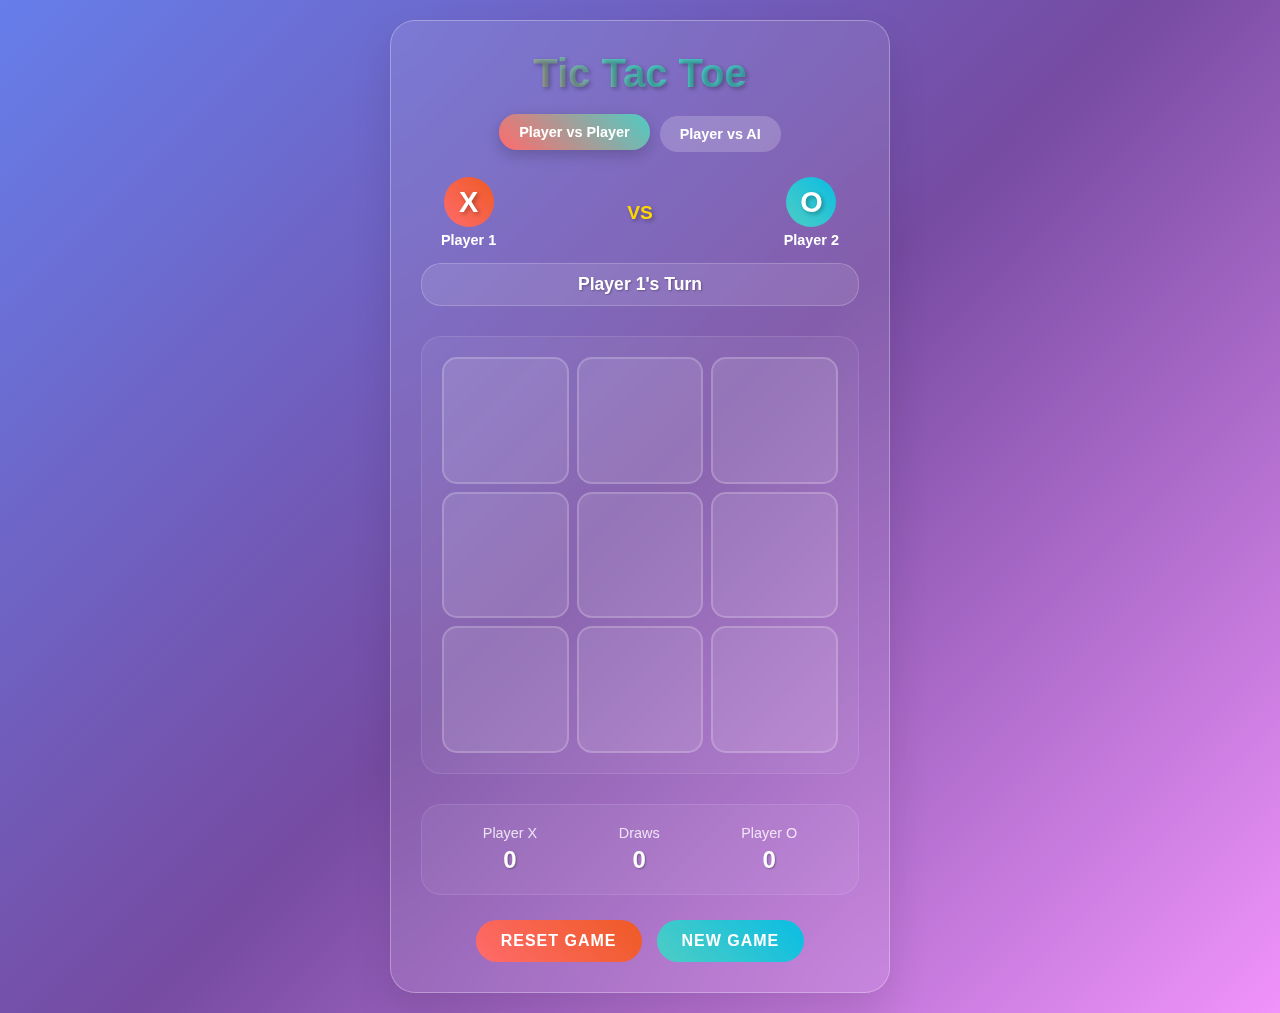
<file: index.html>
<!DOCTYPE html>
<html lang="en">
<head>
    <meta charset="UTF-8">
    <meta name="viewport" content="width=device-width, initial-scale=1.0">
    <title>Tic Tac Toe Game</title>
    <link rel="stylesheet" href="style.css">
</head>
<body>
    <div class="game-container">
        <!-- Header Section -->
        <header class="game-header">
            <h1 class="game-title">Tic Tac Toe</h1>
            <div class="game-mode">
                <button class="mode-btn active" id="pvpBtn">Player vs Player</button>
                <button class="mode-btn" id="pvcBtn">Player vs AI</button>
            </div>
        </header>

        <!-- Game Info Section -->
        <div class="game-info">
            <div class="player-info">
                <div class="player player-x">
                    <span class="player-symbol">X</span>
                    <span class="player-name" id="playerXName">Player 1</span>
                </div>
                <div class="vs-indicator">VS</div>
                <div class="player player-o">
                    <span class="player-symbol">O</span>
                    <span class="player-name" id="playerOName">Player 2</span>
                </div>
            </div>
            
            <div class="game-status" id="gameStatus">Player 1's Turn</div>
        </div>

        <!-- Game Board -->
        <div class="game-board" id="gameBoard">
            <div class="cell" data-index="0"></div>
            <div class="cell" data-index="1"></div>
            <div class="cell" data-index="2"></div>
            <div class="cell" data-index="3"></div>
            <div class="cell" data-index="4"></div>
            <div class="cell" data-index="5"></div>
            <div class="cell" data-index="6"></div>
            <div class="cell" data-index="7"></div>
            <div class="cell" data-index="8"></div>
        </div>

        <!-- Score Board -->
        <div class="score-board">
            <div class="score-item">
                <span class="score-label">Player X</span>
                <span class="score-value" id="scoreX">0</span>
            </div>
            <div class="score-item">
                <span class="score-label">Draws</span>
                <span class="score-value" id="scoreDraw">0</span>
            </div>
            <div class="score-item">
                <span class="score-label">Player O</span>
                <span class="score-value" id="scoreO">0</span>
            </div>
        </div>

        <!-- Control Buttons -->
        <div class="game-controls">
            <button class="control-btn reset-btn" id="resetBtn">Reset Game</button>
            <button class="control-btn new-game-btn" id="newGameBtn">New Game</button>
        </div>
    </div>

    <!-- Win Overlay -->
    <div class="win-overlay hidden" id="winOverlay">
        <div class="win-content">
            <div class="win-icon" id="winIcon">🎉</div>
            <div class="win-message" id="winMessage">Player X Wins!</div>
            <button class="play-again-btn" id="playAgainBtn">Play Again</button>
        </div>
    </div>

    <script src="script.js"></script>
</body>

</html>
</file>
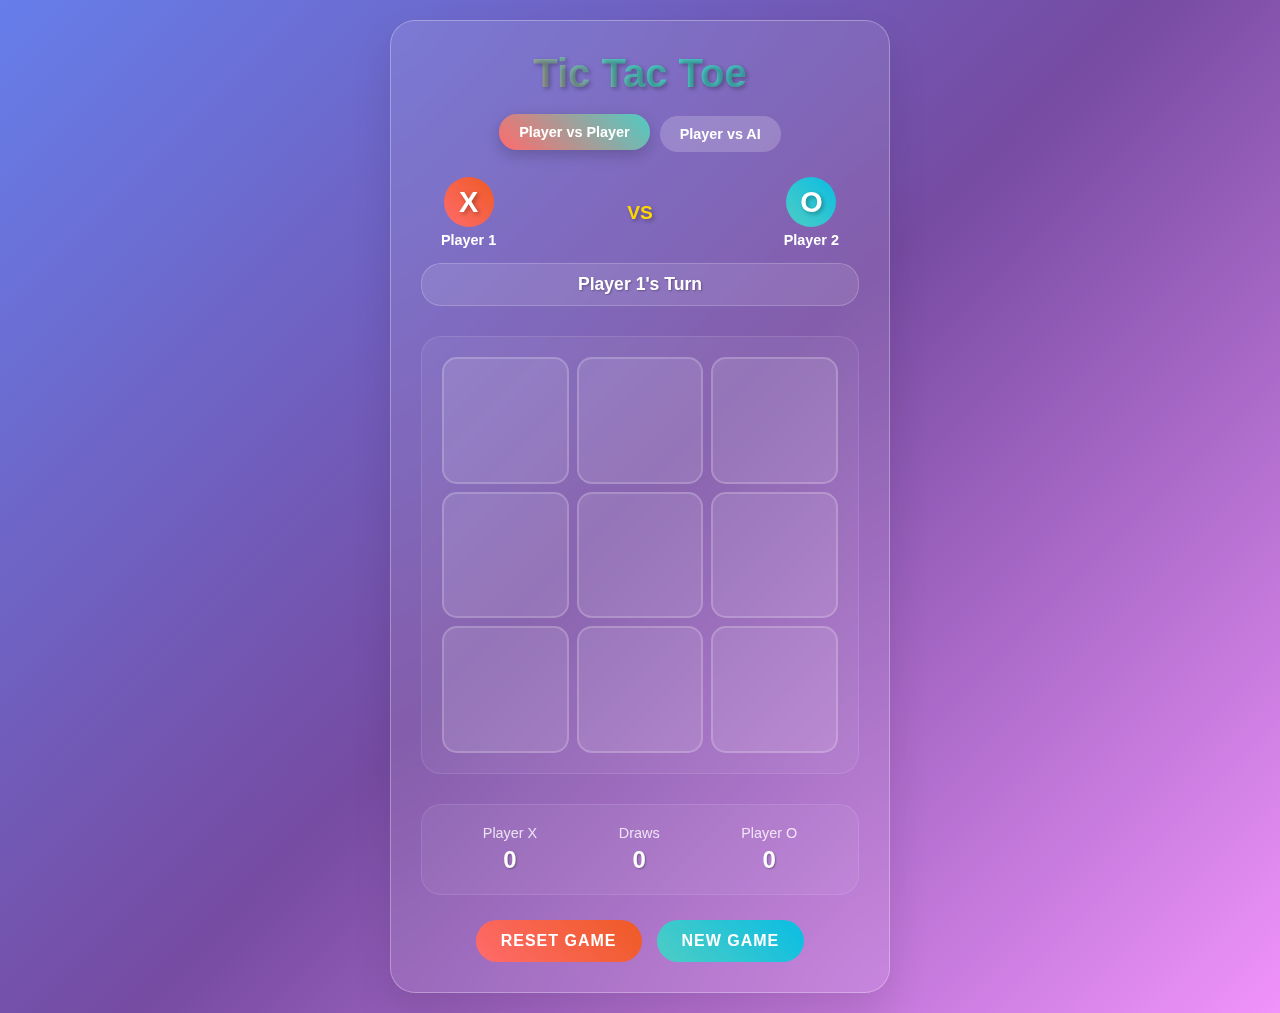
<file: tictac.html>
<!DOCTYPE html>
<html lang="en">
<head>
    <meta charset="UTF-8">
    <meta name="viewport" content="width=device-width, initial-scale=1.0">
    <title>Tic Tac Toe Game</title>
    <link rel="stylesheet" href="tictac.css">
</head>
<body>
    <div class="game-container">
        <!-- Header Section -->
        <header class="game-header">
            <h1 class="game-title">Tic Tac Toe</h1>
            <div class="game-mode">
                <button class="mode-btn active" id="pvpBtn">Player vs Player</button>
                <button class="mode-btn" id="pvcBtn">Player vs AI</button>
            </div>
        </header>

        <!-- Game Info Section -->
        <div class="game-info">
            <div class="player-info">
                <div class="player player-x">
                    <span class="player-symbol">X</span>
                    <span class="player-name" id="playerXName">Player 1</span>
                </div>
                <div class="vs-indicator">VS</div>
                <div class="player player-o">
                    <span class="player-symbol">O</span>
                    <span class="player-name" id="playerOName">Player 2</span>
                </div>
            </div>
            
            <div class="game-status" id="gameStatus">Player 1's Turn</div>
        </div>

        <!-- Game Board -->
        <div class="game-board" id="gameBoard">
            <div class="cell" data-index="0"></div>
            <div class="cell" data-index="1"></div>
            <div class="cell" data-index="2"></div>
            <div class="cell" data-index="3"></div>
            <div class="cell" data-index="4"></div>
            <div class="cell" data-index="5"></div>
            <div class="cell" data-index="6"></div>
            <div class="cell" data-index="7"></div>
            <div class="cell" data-index="8"></div>
        </div>

        <!-- Score Board -->
        <div class="score-board">
            <div class="score-item">
                <span class="score-label">Player X</span>
                <span class="score-value" id="scoreX">0</span>
            </div>
            <div class="score-item">
                <span class="score-label">Draws</span>
                <span class="score-value" id="scoreDraw">0</span>
            </div>
            <div class="score-item">
                <span class="score-label">Player O</span>
                <span class="score-value" id="scoreO">0</span>
            </div>
        </div>

        <!-- Control Buttons -->
        <div class="game-controls">
            <button class="control-btn reset-btn" id="resetBtn">Reset Game</button>
            <button class="control-btn new-game-btn" id="newGameBtn">New Game</button>
        </div>
    </div>

    <!-- Win Overlay -->
    <div class="win-overlay hidden" id="winOverlay">
        <div class="win-content">
            <div class="win-icon" id="winIcon">🎉</div>
            <div class="win-message" id="winMessage">Player X Wins!</div>
            <button class="play-again-btn" id="playAgainBtn">Play Again</button>
        </div>
    </div>

    <script src="tictac.js"></script>
</body>
</html>
</file>
<file: style.css>
* {
    margin: 0;
    padding: 0;
    box-sizing: border-box;
}

body {
    font-family: 'Segoe UI', Tahoma, Geneva, Verdana, sans-serif;
    background: linear-gradient(135deg, #667eea 0%, #764ba2 50%, #f093fb 100%);
    min-height: 100vh;
    display: flex;
    justify-content: center;
    align-items: center;
    padding: 20px;
    position: relative;
}

.game-container {
    background: rgba(255, 255, 255, 0.1);
    backdrop-filter: blur(20px);
    border: 1px solid rgba(255, 255, 255, 0.3);
    border-radius: 25px;
    padding: 30px;
    max-width: 500px;
    width: 100%;
    box-shadow: 0 20px 40px rgba(0, 0, 0, 0.1);
    text-align: center;
}

/* Header Styles */
.game-header {
    margin-bottom: 25px;
}

.game-title {
    font-size: 2.5rem;
    font-weight: bold;
    color: white;
    text-shadow: 2px 2px 4px rgba(0, 0, 0, 0.3);
    margin-bottom: 20px;
    background: linear-gradient(45deg, #ff6b6b, #4ecdc4, #45b7d1);
    -webkit-background-clip: text;
    -webkit-text-fill-color: transparent;
    background-clip: text;
}

.game-mode {
    display: flex;
    gap: 10px;
    justify-content: center;
}

.mode-btn {
    padding: 10px 20px;
    border: none;
    border-radius: 25px;
    font-weight: bold;
    cursor: pointer;
    transition: all 0.3s ease;
    background: rgba(255, 255, 255, 0.2);
    color: white;
    font-size: 0.9rem;
}

.mode-btn.active,
.mode-btn:hover {
    background: linear-gradient(45deg, #ff6b6b, #4ecdc4);
    transform: translateY(-2px);
    box-shadow: 0 5px 15px rgba(0, 0, 0, 0.2);
}

/* Game Info Styles */
.game-info {
    margin-bottom: 30px;
}

.player-info {
    display: flex;
    justify-content: space-between;
    align-items: center;
    margin-bottom: 15px;
    padding: 0 20px;
}

.player {
    display: flex;
    flex-direction: column;
    align-items: center;
    gap: 5px;
}

.player-symbol {
    font-size: 1.8rem;
    font-weight: bold;
    width: 50px;
    height: 50px;
    border-radius: 50%;
    display: flex;
    align-items: center;
    justify-content: center;
    color: white;
    text-shadow: 2px 2px 4px rgba(0, 0, 0, 0.3);
}

.player-x .player-symbol {
    background: linear-gradient(45deg, #ff6b6b, #ee5a24);
}

.player-o .player-symbol {
    background: linear-gradient(45deg, #4ecdc4, #0abde3);
}

.player-name {
    font-weight: bold;
    color: white;
    font-size: 0.9rem;
}

.vs-indicator {
    font-weight: bold;
    color: #ffd700;
    font-size: 1.2rem;
    text-shadow: 2px 2px 4px rgba(0, 0, 0, 0.3);
}

.game-status {
    font-size: 1.1rem;
    font-weight: bold;
    color: white;
    text-shadow: 1px 1px 2px rgba(0, 0, 0, 0.3);
    padding: 10px 20px;
    background: rgba(255, 255, 255, 0.1);
    border-radius: 20px;
    border: 1px solid rgba(255, 255, 255, 0.2);
}

/* Game Board Styles */
.game-board {
    display: grid;
    grid-template-columns: repeat(3, 1fr);
    grid-gap: 8px;
    margin-bottom: 30px;
    padding: 20px;
    background: rgba(255, 255, 255, 0.05);
    border-radius: 20px;
    border: 1px solid rgba(255, 255, 255, 0.1);
}

.cell {
    aspect-ratio: 1;
    background: rgba(255, 255, 255, 0.1);
    border: 2px solid rgba(255, 255, 255, 0.2);
    border-radius: 15px;
    cursor: pointer;
    display: flex;
    align-items: center;
    justify-content: center;
    font-size: 2.5rem;
    font-weight: bold;
    color: white;
    text-shadow: 2px 2px 4px rgba(0, 0, 0, 0.3);
    transition: all 0.3s ease;
    position: relative;
    overflow: hidden;
}

.cell:hover:not(.taken) {
    background: rgba(255, 255, 255, 0.2);
    transform: scale(1.05);
    border-color: rgba(255, 255, 255, 0.4);
}

.cell.taken {
    cursor: not-allowed;
}

.cell.x {
    background: linear-gradient(45deg, rgba(255, 107, 107, 0.3), rgba(238, 90, 36, 0.3));
    color: #ff6b6b;
}

.cell.o {
    background: linear-gradient(45deg, rgba(78, 205, 196, 0.3), rgba(10, 189, 227, 0.3));
    color: #4ecdc4;
}

.cell.winning {
    animation: winPulse 1s ease-in-out infinite;
}

@keyframes winPulse {
    0%, 100% { transform: scale(1); }
    50% { transform: scale(1.1); }
}

/* Score Board Styles */
.score-board {
    display: flex;
    justify-content: space-around;
    margin-bottom: 25px;
    padding: 20px;
    background: rgba(255, 255, 255, 0.05);
    border-radius: 20px;
    border: 1px solid rgba(255, 255, 255, 0.1);
}

.score-item {
    display: flex;
    flex-direction: column;
    align-items: center;
    gap: 5px;
}

.score-label {
    font-size: 0.9rem;
    color: rgba(255, 255, 255, 0.8);
    font-weight: 500;
}

.score-value {
    font-size: 1.5rem;
    font-weight: bold;
    color: white;
    text-shadow: 1px 1px 2px rgba(0, 0, 0, 0.3);
}

/* Control Buttons */
.game-controls {
    display: flex;
    gap: 15px;
    justify-content: center;
}

.control-btn {
    padding: 12px 25px;
    border: none;
    border-radius: 25px;
    font-weight: bold;
    cursor: pointer;
    transition: all 0.3s ease;
    font-size: 1rem;
    color: white;
    text-transform: uppercase;
    letter-spacing: 1px;
}

.reset-btn {
    background: linear-gradient(45deg, #ff6b6b, #ee5a24);
}

.new-game-btn {
    background: linear-gradient(45deg, #4ecdc4, #0abde3);
}

.control-btn:hover {
    transform: translateY(-2px);
    box-shadow: 0 5px 15px rgba(0, 0, 0, 0.3);
}

.control-btn:active {
    transform: translateY(0);
}

/* Win Overlay */
.win-overlay {
    position: fixed;
    top: 0;
    left: 0;
    width: 100%;
    height: 100%;
    background: rgba(0, 0, 0, 0.8);
    display: flex;
    justify-content: center;
    align-items: center;
    z-index: 1000;
    backdrop-filter: blur(10px);
}

.win-overlay.hidden {
    display: none;
}

.win-content {
    background: linear-gradient(135deg, rgba(255, 255, 255, 0.2), rgba(255, 255, 255, 0.1));
    backdrop-filter: blur(20px);
    border: 1px solid rgba(255, 255, 255, 0.3);
    border-radius: 25px;
    padding: 40px;
    text-align: center;
    box-shadow: 0 20px 40px rgba(0, 0, 0, 0.3);
}

.win-icon {
    font-size: 4rem;
    margin-bottom: 20px;
    animation: bounce 1s ease-in-out infinite;
}

@keyframes bounce {
    0%, 100% { transform: translateY(0); }
    50% { transform: translateY(-10px); }
}

.win-message {
    font-size: 1.8rem;
    font-weight: bold;
    color: white;
    text-shadow: 2px 2px 4px rgba(0, 0, 0, 0.3);
    margin-bottom: 25px;
    background: linear-gradient(45deg, #ff6b6b, #4ecdc4, #45b7d1);
    -webkit-background-clip: text;
    -webkit-text-fill-color: transparent;
    background-clip: text;
}

.play-again-btn {
    padding: 15px 30px;
    border: none;
    border-radius: 25px;
    font-weight: bold;
    cursor: pointer;
    transition: all 0.3s ease;
    font-size: 1.1rem;
    color: white;
    background: linear-gradient(45deg, #45b7d1, #96c93d);
    text-transform: uppercase;
    letter-spacing: 1px;
}

.play-again-btn:hover {
    transform: translateY(-2px);
    box-shadow: 0 10px 25px rgba(0, 0, 0, 0.3);
}

/* Responsive Design */
@media (max-width: 600px) {
    .game-container {
        padding: 20px;
        margin: 10px;
    }

    .game-title {
        font-size: 2rem;
    }

    .mode-btn {
        padding: 8px 16px;
        font-size: 0.8rem;
    }

    .player-info {
        padding: 0 10px;
    }

    .player-symbol {
        width: 40px;
        height: 40px;
        font-size: 1.5rem;
    }

    .player-name {
        font-size: 0.8rem;
    }

    .game-status {
        font-size: 1rem;
        padding: 8px 16px;
    }

    .cell {
        font-size: 2rem;
    }

    .game-controls {
        flex-direction: column;
        align-items: center;
    }

    .control-btn {
        width: 100%;
        max-width: 200px;
        padding: 10px 20px;
        font-size: 0.9rem;
    }

    .win-content {
        padding: 30px;
        margin: 20px;
    }

    .win-message {
        font-size: 1.5rem;
    }

    .play-again-btn {
        padding: 12px 25px;
        font-size: 1rem;
    }
}

@media (max-width: 400px) {
    .game-title {
        font-size: 1.8rem;
    }

    .mode-btn {
        flex: 1;
        padding: 6px 12px;
        font-size: 0.7rem;
    }

    .cell {
        font-size: 1.8rem;
    }

    .score-board {
        padding: 15px;
    }

    .score-value {
        font-size: 1.2rem;
    }
}

/* Animation for cell clicks */
.cell-click {
    animation: cellClick 0.3s ease-out;
}

@keyframes cellClick {
    0% { transform: scale(1); }
    50% { transform: scale(0.9); }
    100% { transform: scale(1); }
}
</file>
<file: tictac.css>
* {
    margin: 0;
    padding: 0;
    box-sizing: border-box;
}

body {
    font-family: 'Segoe UI', Tahoma, Geneva, Verdana, sans-serif;
    background: linear-gradient(135deg, #667eea 0%, #764ba2 50%, #f093fb 100%);
    min-height: 100vh;
    display: flex;
    justify-content: center;
    align-items: center;
    padding: 20px;
    position: relative;
}

.game-container {
    background: rgba(255, 255, 255, 0.1);
    backdrop-filter: blur(20px);
    border: 1px solid rgba(255, 255, 255, 0.3);
    border-radius: 25px;
    padding: 30px;
    max-width: 500px;
    width: 100%;
    box-shadow: 0 20px 40px rgba(0, 0, 0, 0.1);
    text-align: center;
}

/* Header Styles */
.game-header {
    margin-bottom: 25px;
}

.game-title {
    font-size: 2.5rem;
    font-weight: bold;
    color: white;
    text-shadow: 2px 2px 4px rgba(0, 0, 0, 0.3);
    margin-bottom: 20px;
    background: linear-gradient(45deg, #ff6b6b, #4ecdc4, #45b7d1);
    -webkit-background-clip: text;
    -webkit-text-fill-color: transparent;
    background-clip: text;
}

.game-mode {
    display: flex;
    gap: 10px;
    justify-content: center;
}

.mode-btn {
    padding: 10px 20px;
    border: none;
    border-radius: 25px;
    font-weight: bold;
    cursor: pointer;
    transition: all 0.3s ease;
    background: rgba(255, 255, 255, 0.2);
    color: white;
    font-size: 0.9rem;
}

.mode-btn.active,
.mode-btn:hover {
    background: linear-gradient(45deg, #ff6b6b, #4ecdc4);
    transform: translateY(-2px);
    box-shadow: 0 5px 15px rgba(0, 0, 0, 0.2);
}

/* Game Info Styles */
.game-info {
    margin-bottom: 30px;
}

.player-info {
    display: flex;
    justify-content: space-between;
    align-items: center;
    margin-bottom: 15px;
    padding: 0 20px;
}

.player {
    display: flex;
    flex-direction: column;
    align-items: center;
    gap: 5px;
}

.player-symbol {
    font-size: 1.8rem;
    font-weight: bold;
    width: 50px;
    height: 50px;
    border-radius: 50%;
    display: flex;
    align-items: center;
    justify-content: center;
    color: white;
    text-shadow: 2px 2px 4px rgba(0, 0, 0, 0.3);
}

.player-x .player-symbol {
    background: linear-gradient(45deg, #ff6b6b, #ee5a24);
}

.player-o .player-symbol {
    background: linear-gradient(45deg, #4ecdc4, #0abde3);
}

.player-name {
    font-weight: bold;
    color: white;
    font-size: 0.9rem;
}

.vs-indicator {
    font-weight: bold;
    color: #ffd700;
    font-size: 1.2rem;
    text-shadow: 2px 2px 4px rgba(0, 0, 0, 0.3);
}

.game-status {
    font-size: 1.1rem;
    font-weight: bold;
    color: white;
    text-shadow: 1px 1px 2px rgba(0, 0, 0, 0.3);
    padding: 10px 20px;
    background: rgba(255, 255, 255, 0.1);
    border-radius: 20px;
    border: 1px solid rgba(255, 255, 255, 0.2);
}

/* Game Board Styles */
.game-board {
    display: grid;
    grid-template-columns: repeat(3, 1fr);
    grid-gap: 8px;
    margin-bottom: 30px;
    padding: 20px;
    background: rgba(255, 255, 255, 0.05);
    border-radius: 20px;
    border: 1px solid rgba(255, 255, 255, 0.1);
}

.cell {
    aspect-ratio: 1;
    background: rgba(255, 255, 255, 0.1);
    border: 2px solid rgba(255, 255, 255, 0.2);
    border-radius: 15px;
    cursor: pointer;
    display: flex;
    align-items: center;
    justify-content: center;
    font-size: 2.5rem;
    font-weight: bold;
    color: white;
    text-shadow: 2px 2px 4px rgba(0, 0, 0, 0.3);
    transition: all 0.3s ease;
    position: relative;
    overflow: hidden;
}

.cell:hover:not(.taken) {
    background: rgba(255, 255, 255, 0.2);
    transform: scale(1.05);
    border-color: rgba(255, 255, 255, 0.4);
}

.cell.taken {
    cursor: not-allowed;
}

.cell.x {
    background: linear-gradient(45deg, rgba(255, 107, 107, 0.3), rgba(238, 90, 36, 0.3));
    color: #ff6b6b;
}

.cell.o {
    background: linear-gradient(45deg, rgba(78, 205, 196, 0.3), rgba(10, 189, 227, 0.3));
    color: #4ecdc4;
}

.cell.winning {
    animation: winPulse 1s ease-in-out infinite;
}

@keyframes winPulse {
    0%, 100% { transform: scale(1); }
    50% { transform: scale(1.1); }
}

/* Score Board Styles */
.score-board {
    display: flex;
    justify-content: space-around;
    margin-bottom: 25px;
    padding: 20px;
    background: rgba(255, 255, 255, 0.05);
    border-radius: 20px;
    border: 1px solid rgba(255, 255, 255, 0.1);
}

.score-item {
    display: flex;
    flex-direction: column;
    align-items: center;
    gap: 5px;
}

.score-label {
    font-size: 0.9rem;
    color: rgba(255, 255, 255, 0.8);
    font-weight: 500;
}

.score-value {
    font-size: 1.5rem;
    font-weight: bold;
    color: white;
    text-shadow: 1px 1px 2px rgba(0, 0, 0, 0.3);
}

/* Control Buttons */
.game-controls {
    display: flex;
    gap: 15px;
    justify-content: center;
}

.control-btn {
    padding: 12px 25px;
    border: none;
    border-radius: 25px;
    font-weight: bold;
    cursor: pointer;
    transition: all 0.3s ease;
    font-size: 1rem;
    color: white;
    text-transform: uppercase;
    letter-spacing: 1px;
}

.reset-btn {
    background: linear-gradient(45deg, #ff6b6b, #ee5a24);
}

.new-game-btn {
    background: linear-gradient(45deg, #4ecdc4, #0abde3);
}

.control-btn:hover {
    transform: translateY(-2px);
    box-shadow: 0 5px 15px rgba(0, 0, 0, 0.3);
}

.control-btn:active {
    transform: translateY(0);
}

/* Win Overlay */
.win-overlay {
    position: fixed;
    top: 0;
    left: 0;
    width: 100%;
    height: 100%;
    background: rgba(0, 0, 0, 0.8);
    display: flex;
    justify-content: center;
    align-items: center;
    z-index: 1000;
    backdrop-filter: blur(10px);
}

.win-overlay.hidden {
    display: none;
}

.win-content {
    background: linear-gradient(135deg, rgba(255, 255, 255, 0.2), rgba(255, 255, 255, 0.1));
    backdrop-filter: blur(20px);
    border: 1px solid rgba(255, 255, 255, 0.3);
    border-radius: 25px;
    padding: 40px;
    text-align: center;
    box-shadow: 0 20px 40px rgba(0, 0, 0, 0.3);
}

.win-icon {
    font-size: 4rem;
    margin-bottom: 20px;
    animation: bounce 1s ease-in-out infinite;
}

@keyframes bounce {
    0%, 100% { transform: translateY(0); }
    50% { transform: translateY(-10px); }
}

.win-message {
    font-size: 1.8rem;
    font-weight: bold;
    color: white;
    text-shadow: 2px 2px 4px rgba(0, 0, 0, 0.3);
    margin-bottom: 25px;
    background: linear-gradient(45deg, #ff6b6b, #4ecdc4, #45b7d1);
    -webkit-background-clip: text;
    -webkit-text-fill-color: transparent;
    background-clip: text;
}

.play-again-btn {
    padding: 15px 30px;
    border: none;
    border-radius: 25px;
    font-weight: bold;
    cursor: pointer;
    transition: all 0.3s ease;
    font-size: 1.1rem;
    color: white;
    background: linear-gradient(45deg, #45b7d1, #96c93d);
    text-transform: uppercase;
    letter-spacing: 1px;
}

.play-again-btn:hover {
    transform: translateY(-2px);
    box-shadow: 0 10px 25px rgba(0, 0, 0, 0.3);
}

/* Responsive Design */
@media (max-width: 600px) {
    .game-container {
        padding: 20px;
        margin: 10px;
    }

    .game-title {
        font-size: 2rem;
    }

    .mode-btn {
        padding: 8px 16px;
        font-size: 0.8rem;
    }

    .player-info {
        padding: 0 10px;
    }

    .player-symbol {
        width: 40px;
        height: 40px;
        font-size: 1.5rem;
    }

    .player-name {
        font-size: 0.8rem;
    }

    .game-status {
        font-size: 1rem;
        padding: 8px 16px;
    }

    .cell {
        font-size: 2rem;
    }

    .game-controls {
        flex-direction: column;
        align-items: center;
    }

    .control-btn {
        width: 100%;
        max-width: 200px;
        padding: 10px 20px;
        font-size: 0.9rem;
    }

    .win-content {
        padding: 30px;
        margin: 20px;
    }

    .win-message {
        font-size: 1.5rem;
    }

    .play-again-btn {
        padding: 12px 25px;
        font-size: 1rem;
    }
}

@media (max-width: 400px) {
    .game-title {
        font-size: 1.8rem;
    }

    .mode-btn {
        flex: 1;
        padding: 6px 12px;
        font-size: 0.7rem;
    }

    .cell {
        font-size: 1.8rem;
    }

    .score-board {
        padding: 15px;
    }

    .score-value {
        font-size: 1.2rem;
    }
}

/* Animation for cell clicks */
.cell-click {
    animation: cellClick 0.3s ease-out;
}

@keyframes cellClick {
    0% { transform: scale(1); }
    50% { transform: scale(0.9); }
    100% { transform: scale(1); }
}
</file>
